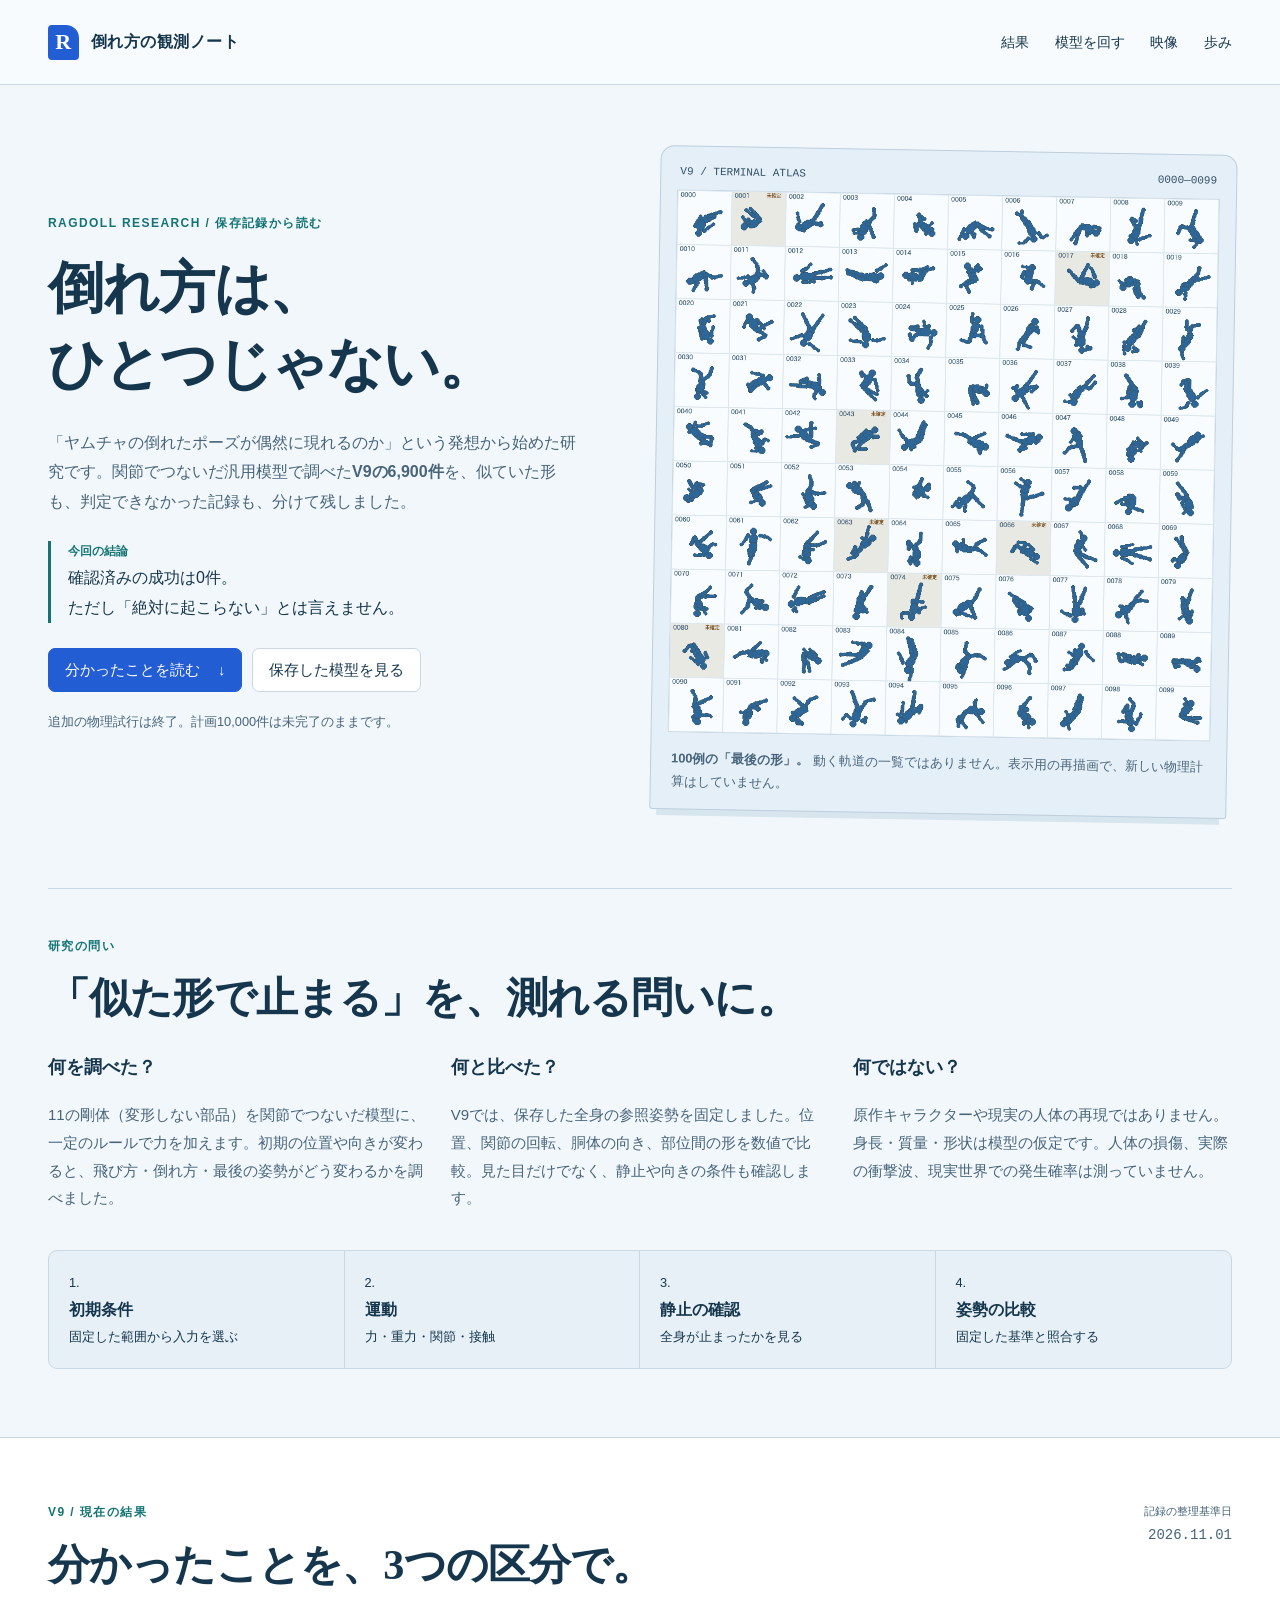
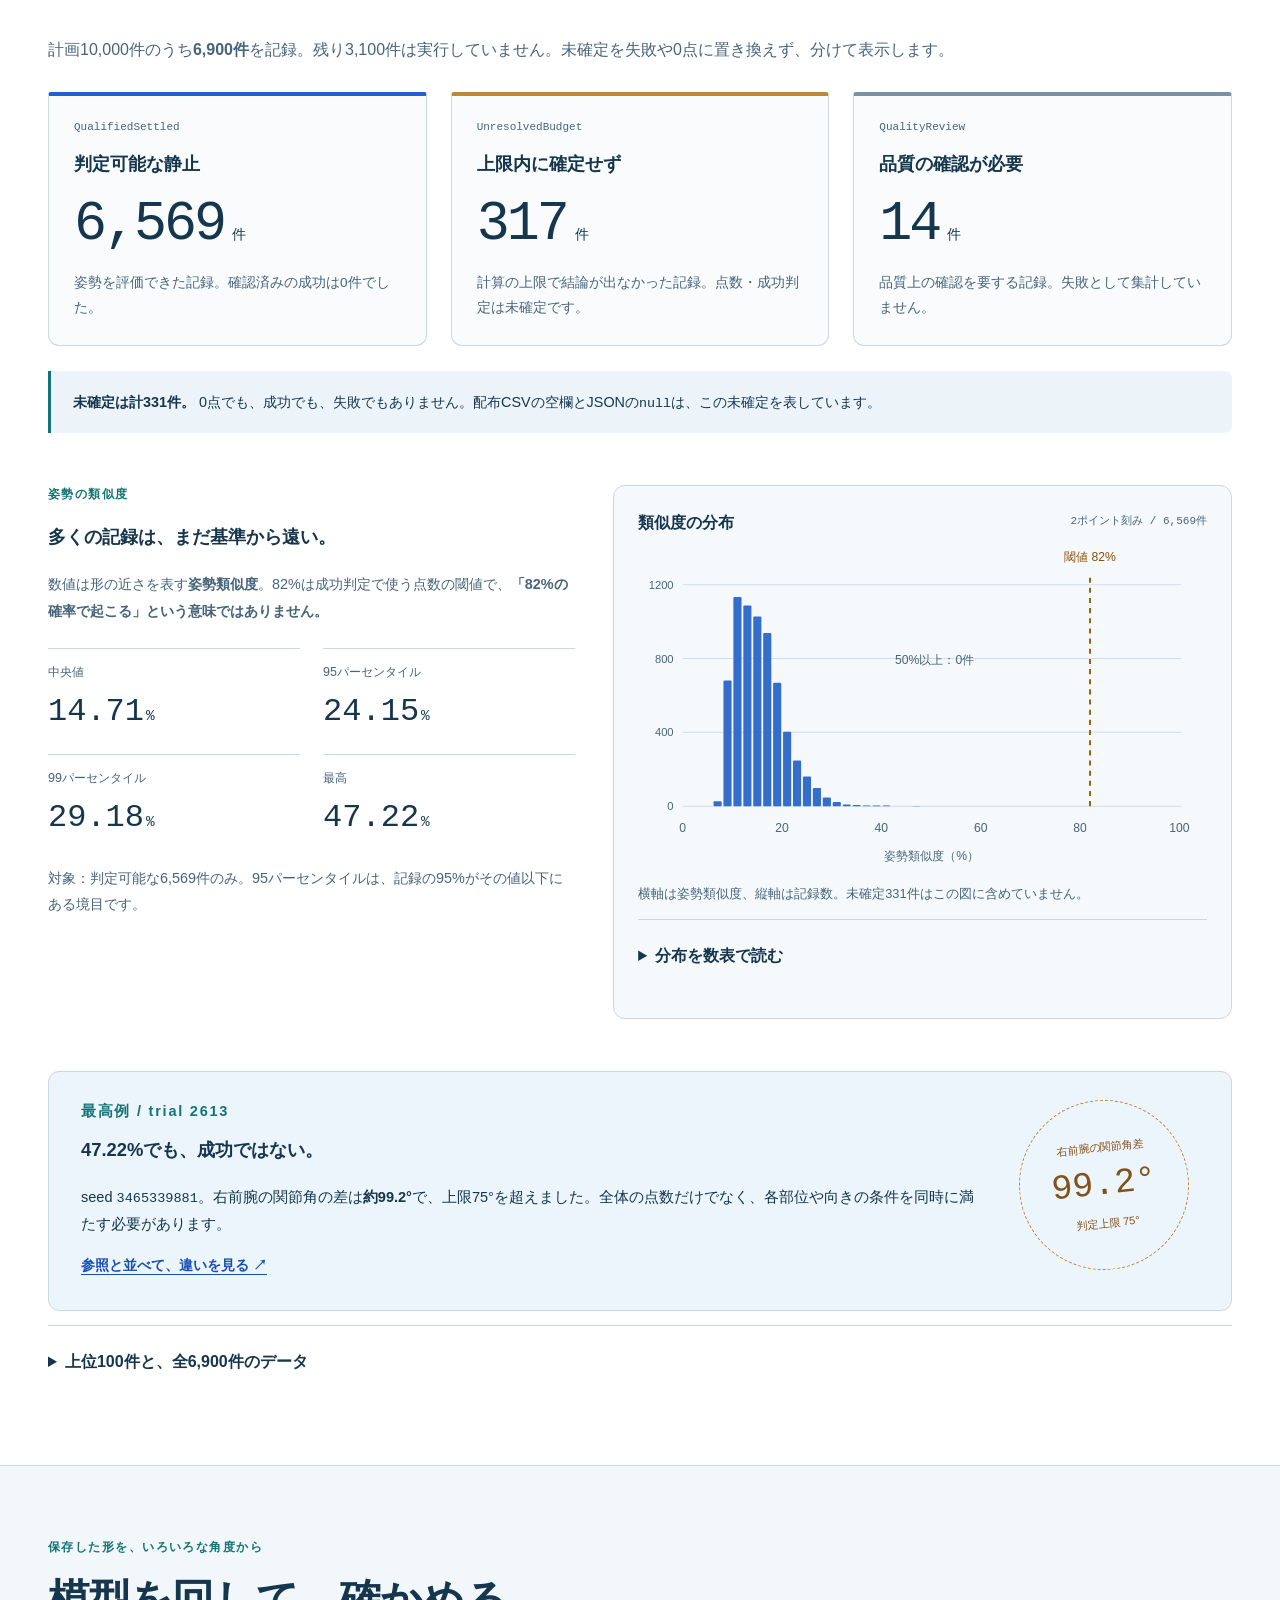
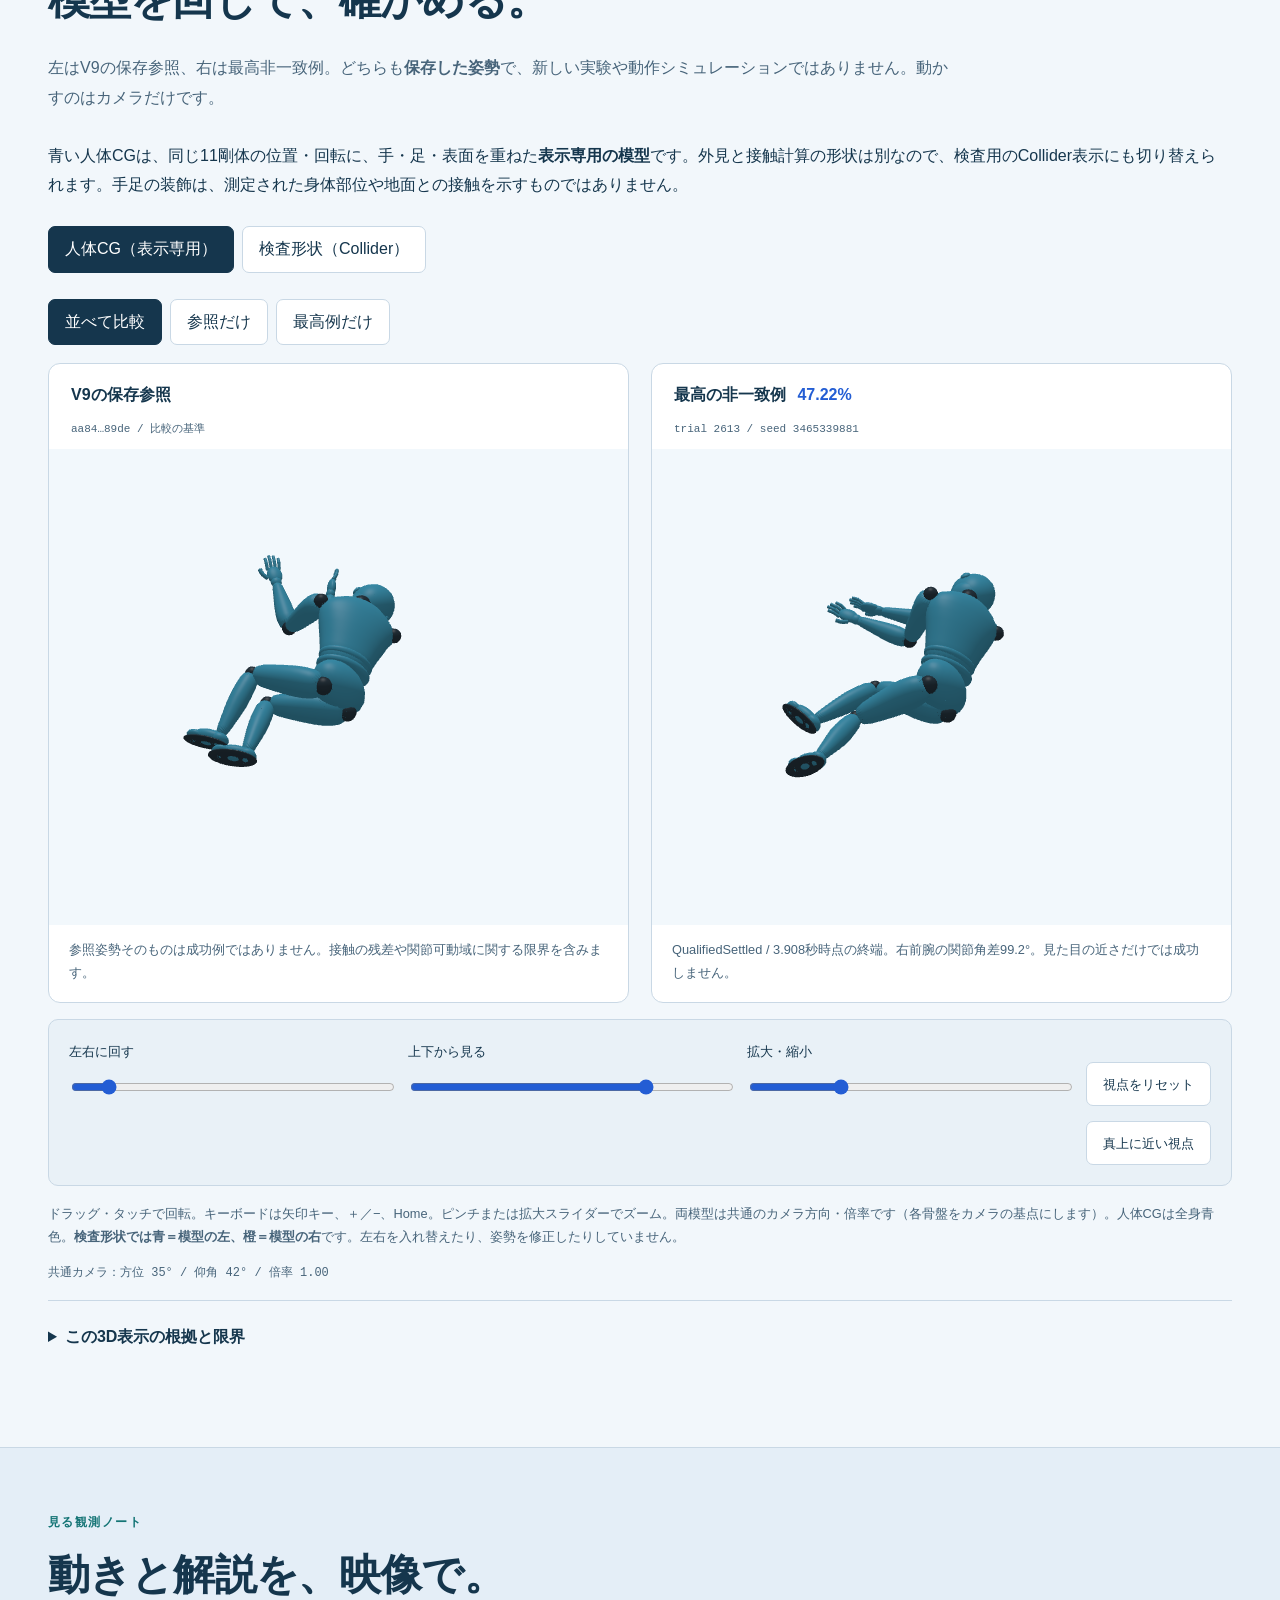
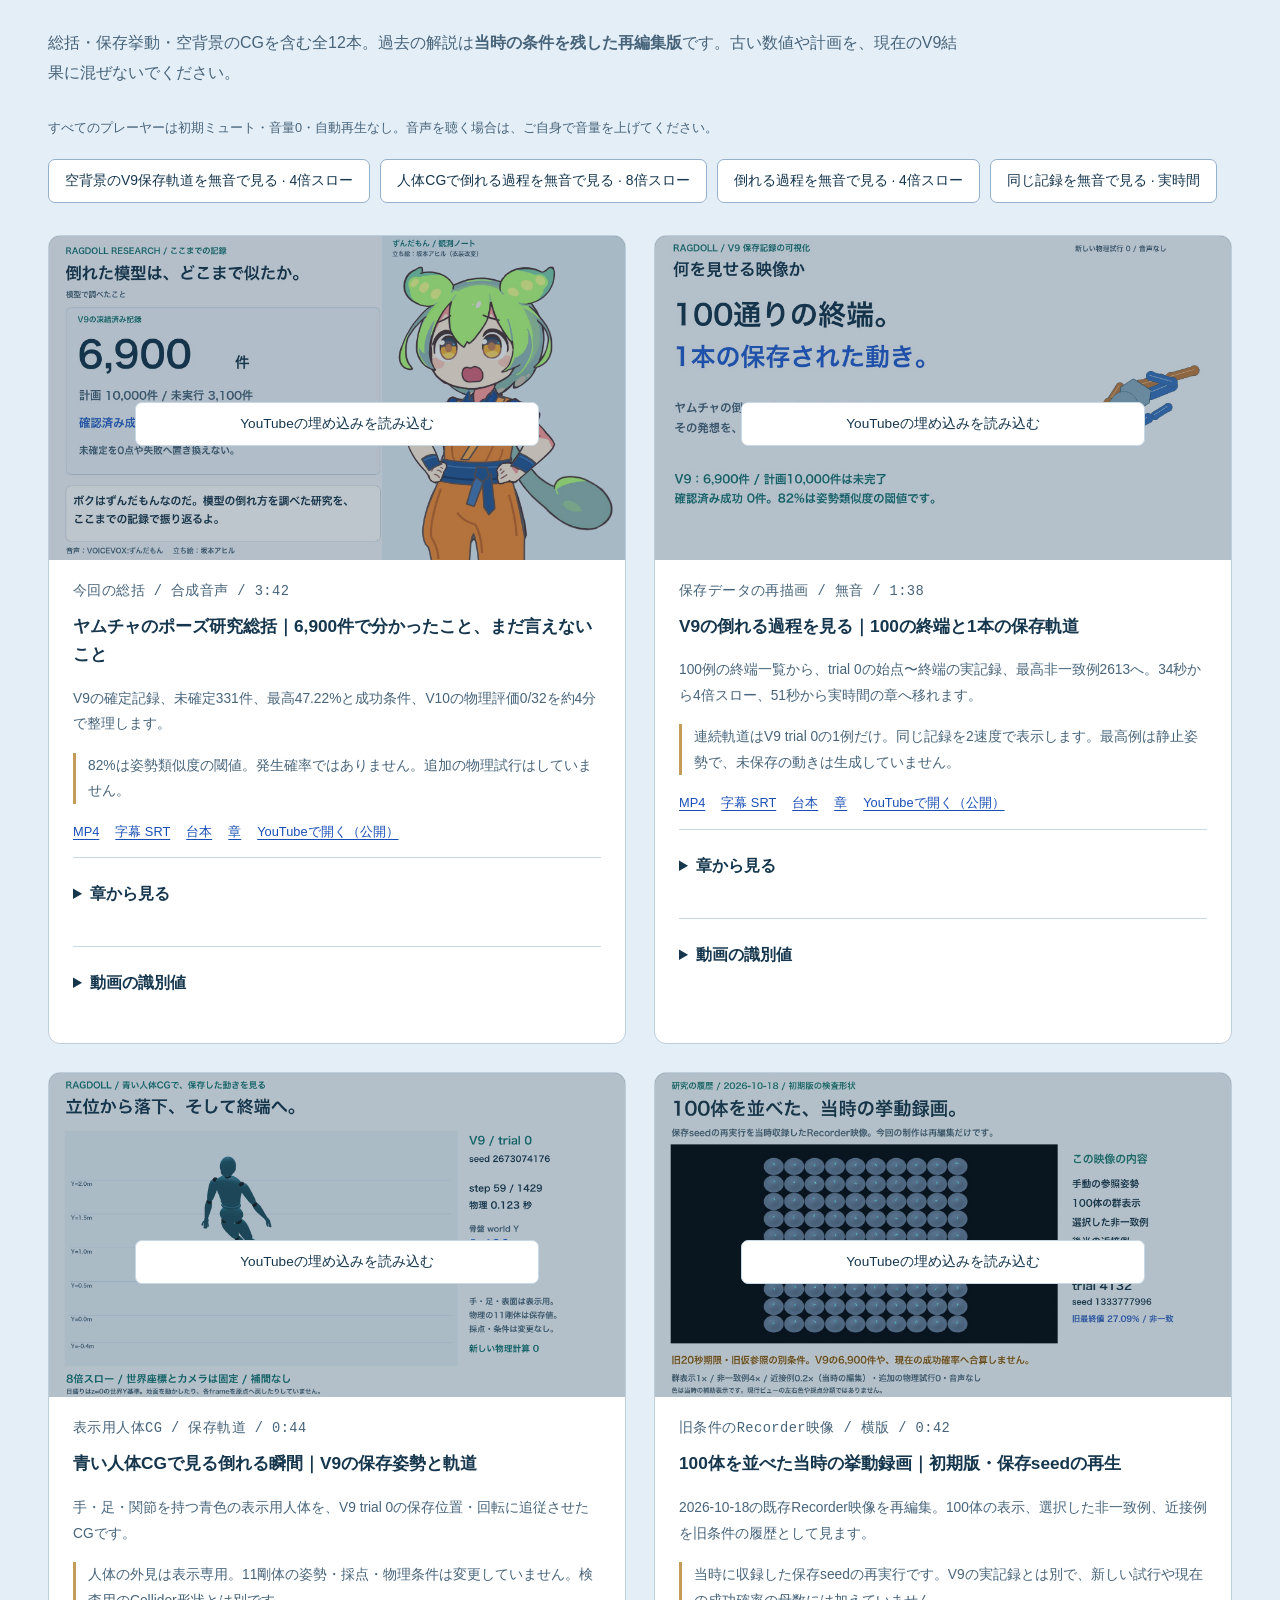
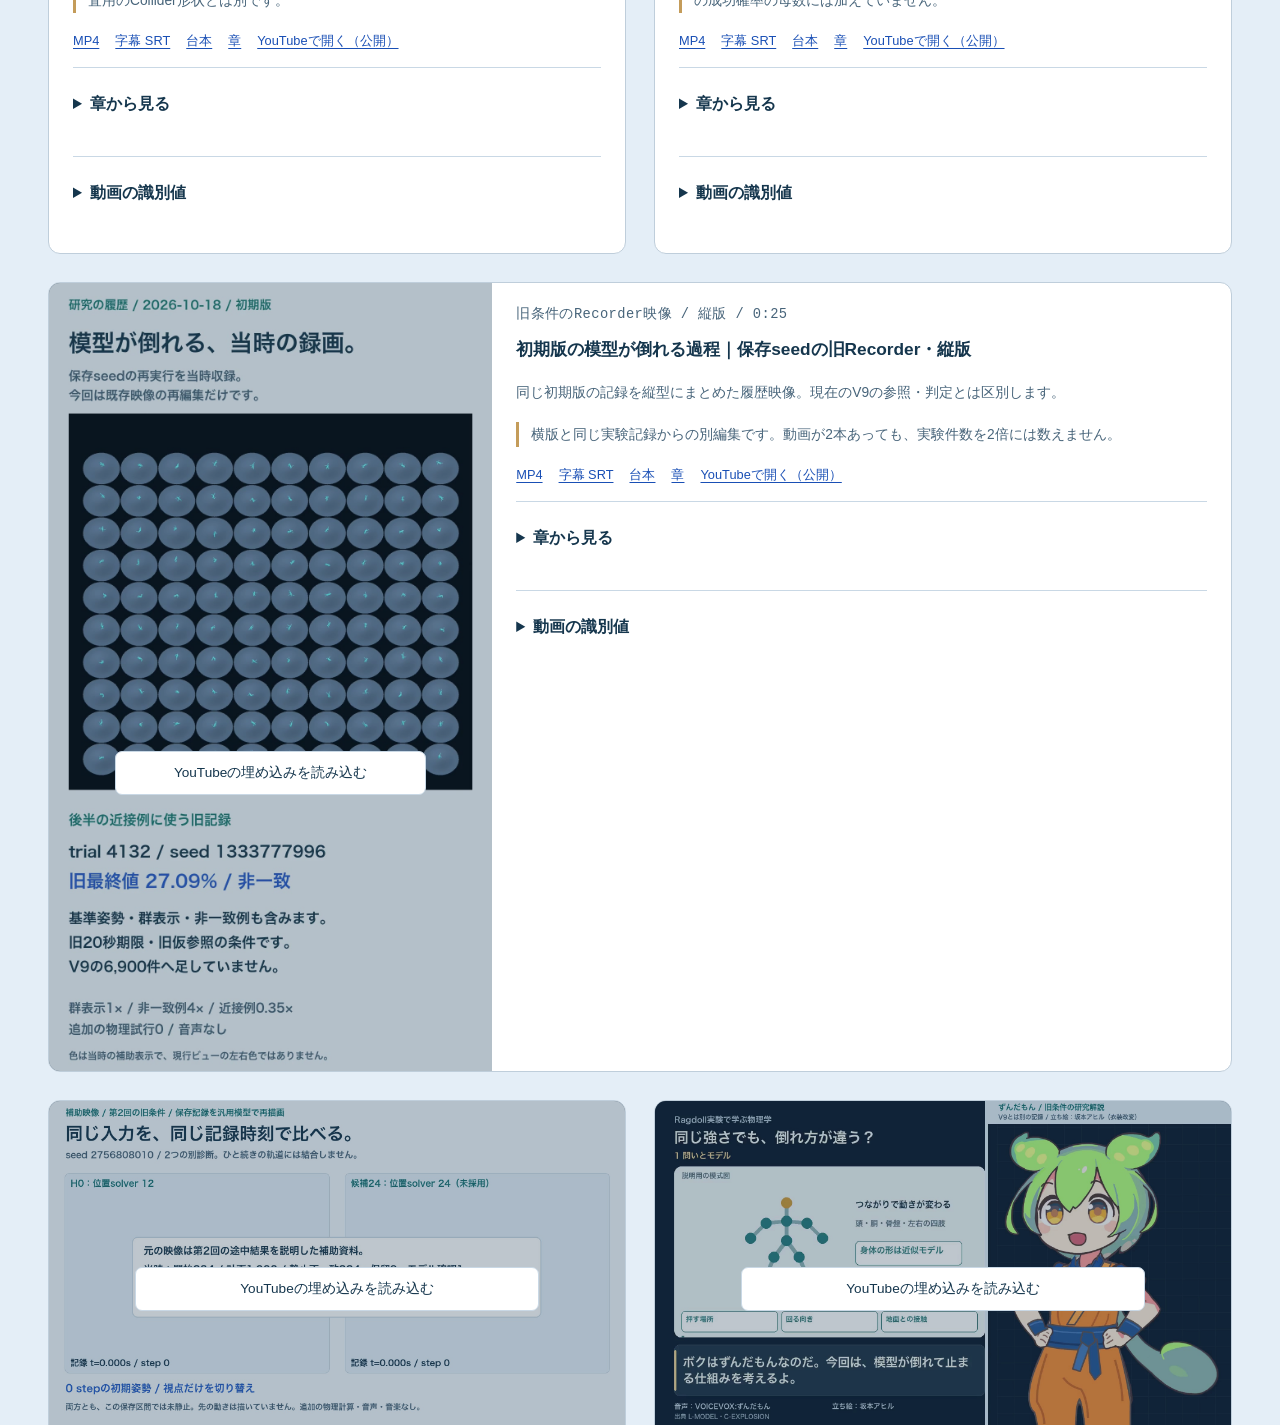
<file: index.html>
<!doctype html>
<html lang="ja">
<head>
  <meta charset="utf-8">
  <meta name="viewport" content="width=device-width, initial-scale=1">
  <meta name="description" content="Ragdoll研究の保存記録を解説。V9は6,900件、確認済み成功0件。未確定を別に扱い、保存姿勢の360度表示と挙動映像で成果と限界を紹介します。">
  <meta name="color-scheme" content="light">
  <meta http-equiv="Content-Security-Policy" content="default-src 'self'; script-src 'self' https://www.youtube.com https://s.ytimg.com; style-src 'self'; img-src 'self' data:; media-src 'self'; connect-src 'self'; frame-src https://www.youtube-nocookie.com https://www.youtube.com; object-src 'none'; base-uri 'none'; form-action 'none'">
  <title>倒れ方の観測ノート｜Ragdoll研究の結果</title>
  <link rel="icon" href="assets/mark.svg" type="image/svg+xml">
  <link rel="stylesheet" href="style.css">
  <script src="geometry.js" defer></script>
  <script src="blue-human.js" defer></script>
  <script src="pose-viewer.js" defer></script>
  <script src="app.js" defer></script>
</head>
<body>
  <a class="skip-link" href="#main">本文へ</a>
  <header class="site-header">
    <a class="wordmark" href="#main"><span class="mark" aria-hidden="true">R</span>倒れ方の観測ノート</a>
    <nav aria-label="ページ内の案内">
      <a href="#results">結果</a><a href="#poses">模型を回す</a><a href="#films">映像</a><a href="#history">歩み</a>
    </nav>
  </header>
  <main id="main">
    <section class="hero section-wrap" aria-labelledby="hero-title">
      <div class="hero-copy">
        <p class="eyebrow">RAGDOLL RESEARCH / 保存記録から読む</p>
        <h1 id="hero-title">倒れ方は、<br>ひとつじゃない。</h1>
        <p class="hero-intro">「ヤムチャの倒れたポーズが偶然に現れるのか」という発想から始めた研究です。関節でつないだ汎用模型で調べた<strong>V9の6,900件</strong>を、似ていた形も、判定できなかった記録も、分けて残しました。</p>
        <p class="hero-conclusion"><span>今回の結論</span> 確認済みの成功は0件。<br>ただし「絶対に起こらない」とは言えません。</p>
        <div class="hero-actions"><a class="button primary" href="#results">分かったことを読む <span aria-hidden="true">↓</span></a><a class="button" href="#poses">保存した模型を見る</a></div>
        <p class="small">追加の物理試行は終了。計画10,000件は未完了のままです。</p>
      </div>
      <figure class="specimen">
        <div class="specimen-label"><span>V9 / TERMINAL ATLAS</span><span>0000—0099</span></div>
        <img src="assets/terminal-atlas.png" width="1000" height="1000" alt="V9 trial 0から99の保存終端姿勢100例を、汎用の関節模型で再描画した標本一覧">
        <figcaption><strong>100例の「最後の形」。</strong> 動く軌道の一覧ではありません。表示用の再描画で、新しい物理計算はしていません。</figcaption>
      </figure>
    </section>

    <div id="data-error" class="section-wrap error-box" role="alert" hidden></div>
    <noscript><p class="section-wrap note">このページの本文はそのまま読めます。表の検索・3D操作・動画一覧にはJavaScriptが必要です。<a href="data/summary.json">集計データ</a>と<a href="data/trials.csv">全6,900件のCSV</a>からも結果を確認できます。</p></noscript>

    <section class="section-wrap method-section" aria-labelledby="question-title">
      <div class="section-heading"><p class="eyebrow">研究の問い</p><h2 id="question-title">「似た形で止まる」を、測れる問いに。</h2></div>
      <div class="method-grid">
        <div><h3>何を調べた？</h3><p>11の剛体（変形しない部品）を関節でつないだ模型に、一定のルールで力を加えます。初期の位置や向きが変わると、飛び方・倒れ方・最後の姿勢がどう変わるかを調べました。</p></div>
        <div><h3>何と比べた？</h3><p>V9では、保存した全身の参照姿勢を固定しました。位置、関節の回転、胴体の向き、部位間の形を数値で比較。見た目だけでなく、静止や向きの条件も確認します。</p></div>
        <div><h3>何ではない？</h3><p>原作キャラクターや現実の人体の再現ではありません。身長・質量・形状は模型の仮定です。人体の損傷、実際の衝撃波、現実世界での発生確率は測っていません。</p></div>
      </div>
      <ol class="method-strip" aria-label="実験の流れ">
        <li><span>初期条件</span>固定した範囲から入力を選ぶ</li>
        <li><span>運動</span>力・重力・関節・接触</li>
        <li><span>静止の確認</span>全身が止まったかを見る</li>
        <li><span>姿勢の比較</span>固定した基準と照合する</li>
      </ol>
    </section>

    <section id="results" class="results-section" aria-labelledby="results-title">
      <div class="section-wrap">
        <div class="section-heading spread"><div><p class="eyebrow">V9 / 現在の結果</p><h2 id="results-title">分かったことを、<br class="mobile-break">3つの区分で。</h2></div><p class="date-tag">記録の整理基準日<br><time datetime="2026-11-01">2026.11.01</time></p></div>
        <p class="section-lead">計画10,000件のうち<strong>6,900件</strong>を記録。残り3,100件は実行していません。未確定を失敗や0点に置き換えず、分けて表示します。</p>
        <div class="status-cards">
          <article class="status-card qualified"><p class="status-code">QualifiedSettled</p><h3>判定可能な静止</h3><p class="stat">6,569<span>件</span></p><p>姿勢を評価できた記録。確認済みの成功は0件でした。</p></article>
          <article class="status-card unresolved"><p class="status-code">UnresolvedBudget</p><h3>上限内に確定せず</h3><p class="stat">317<span>件</span></p><p>計算の上限で結論が出なかった記録。点数・成功判定は未確定です。</p></article>
          <article class="status-card review"><p class="status-code">QualityReview</p><h3>品質の確認が必要</h3><p class="stat">14<span>件</span></p><p>品質上の確認を要する記録。失敗として集計していません。</p></article>
        </div>
        <p class="note"><strong>未確定は計331件。</strong> 0点でも、成功でも、失敗でもありません。配布CSVの空欄とJSONの<code>null</code>は、この未確定を表しています。</p>

        <div class="distribution-grid">
          <div>
            <p class="eyebrow">姿勢の類似度</p><h3>多くの記録は、まだ基準から遠い。</h3>
            <p>数値は形の近さを表す<strong>姿勢類似度</strong>。82%は成功判定で使う点数の閾値で、<strong>「82%の確率で起こる」という意味ではありません。</strong></p>
            <dl class="quantiles">
              <div><dt>中央値</dt><dd>14.71<span>%</span></dd></div>
              <div><dt>95パーセンタイル</dt><dd>24.15<span>%</span></dd></div>
              <div><dt>99パーセンタイル</dt><dd>29.18<span>%</span></dd></div>
              <div><dt>最高</dt><dd>47.22<span>%</span></dd></div>
            </dl>
            <p class="small">対象：判定可能な6,569件のみ。95パーセンタイルは、記録の95%がその値以下にある境目です。</p>
          </div>
          <figure class="chart-panel"><div class="chart-heading"><h3>類似度の分布</h3><span>2ポイント刻み / 6,569件</span></div><div id="histogram" aria-label="判定可能な記録の姿勢類似度分布"></div><figcaption>横軸は姿勢類似度、縦軸は記録数。未確定331件はこの図に含めていません。</figcaption><details><summary>分布を数表で読む</summary><table class="compact-table"><caption>2ポイント幅ごとの記録数</caption><thead><tr><th>類似度</th><th>件数</th></tr></thead><tbody id="histogram-table"></tbody></table></details></figure>
        </div>
        <article class="best-callout">
          <div><p class="eyebrow">最高例 / trial 2613</p><h3>47.22%でも、成功ではない。</h3><p>seed <code>3465339881</code>。右前腕の関節角の差は<strong>約99.2°</strong>で、上限75°を超えました。全体の点数だけでなく、各部位や向きの条件を同時に満たす必要があります。</p><a class="text-link" href="#poses">参照と並べて、違いを見る <span aria-hidden="true">↗</span></a></div>
          <p class="angle-stamp"><span>右前腕の関節角差</span><strong>99.2°</strong><span>判定上限 75°</span></p>
        </article>
        <details class="data-details"><summary>上位100件と、全6,900件のデータ</summary>
          <p>上位表は判定可能な記録の類似度順です。seedは入力を識別するための乱数の出発点で、seedだけでモデルや設定を再現できるわけではありません。</p>
          <div class="table-tools"><label for="trial-search">trial番号・seedで絞り込み <input id="trial-search" type="search" placeholder="例：2613" autocomplete="off"></label><p id="table-count" role="status"></p><a href="data/top100.csv" download>上位100件 CSV</a><a href="data/trials.csv" download>全6,900件 CSV</a></div>
          <div class="table-scroll" tabindex="0" aria-label="上位結果の表。横方向にスクロールできます"><table><caption>V9 上位100件 / すべて非一致</caption><thead><tr><th scope="col">順位</th><th scope="col">trial</th><th scope="col">seed</th><th scope="col">類似度</th><th scope="col">状態</th></tr></thead><tbody id="top-results"></tbody></table></div>
          <p id="table-empty" hidden>一致するtrial・seedはありません。</p>
        </details>
      </div>
    </section>

    <section id="poses" class="section-wrap pose-section" aria-labelledby="poses-title">
      <div class="section-heading"><p class="eyebrow">保存した形を、いろいろな角度から</p><h2 id="poses-title">模型を回して、確かめる。</h2></div>
      <p class="section-lead">左はV9の保存参照、右は最高非一致例。どちらも<strong>保存した姿勢</strong>で、新しい実験や動作シミュレーションではありません。動かすのはカメラだけです。</p>
      <p>青い人体CGは、同じ11剛体の位置・回転に、手・足・表面を重ねた<strong>表示専用の模型</strong>です。外見と接触計算の形状は別なので、検査用のCollider表示にも切り替えられます。手足の装飾は、測定された身体部位や地面との接触を示すものではありません。</p>
      <div class="pose-toolbar" role="group" aria-label="人体CGと検査形状を切り替える">
        <button type="button" data-render-style="human" aria-pressed="true">人体CG（表示専用）</button>
        <button type="button" data-render-style="collider" aria-pressed="false">検査形状（Collider）</button>
      </div>
      <div class="pose-toolbar" role="group" aria-label="模型の表示方法">
        <button type="button" data-pose-mode="compare" aria-pressed="true">並べて比較</button><button type="button" data-pose-mode="reference" aria-pressed="false">参照だけ</button><button type="button" data-pose-mode="best" aria-pressed="false">最高例だけ</button>
      </div>
      <p id="pose-error" class="note" role="status" hidden></p>
      <div class="pose-panels" id="pose-panels">
        <figure class="pose-card" data-pose="reference"><div class="pose-label"><h3>V9の保存参照</h3><span>aa84…89de / 比較の基準</span></div><canvas id="reference-canvas" tabindex="0" role="img" aria-label="保存参照姿勢の360度模型。ドラッグまたは矢印キーでカメラを回転。プラス・マイナスで拡大縮小。Homeでリセット。" aria-describedby="pose-help"></canvas><img class="pose-fallback" src="assets/reference-pose.png" width="900" height="740" alt="V9保存参照姿勢の汎用模型・静止画" hidden><figcaption>参照姿勢そのものは成功例ではありません。接触の残差や関節可動域に関する限界を含みます。</figcaption></figure>
        <figure class="pose-card" data-pose="best"><div class="pose-label"><h3>最高の非一致例 <strong>47.22%</strong></h3><span>trial 2613 / seed 3465339881</span></div><canvas id="best-canvas" tabindex="0" role="img" aria-label="V9 trial 2613の360度模型。ドラッグまたは矢印キーで共通カメラを回転。プラス・マイナスで拡大縮小。Homeでリセット。" aria-describedby="pose-help"></canvas><img class="pose-fallback" src="assets/best-pose.png" width="900" height="740" alt="trial 2613の保存終端姿勢・汎用模型の静止画" hidden><figcaption>QualifiedSettled / 3.908秒時点の終端。右前腕の関節角差99.2°。見た目の近さだけでは成功しません。</figcaption></figure>
      </div>
      <div id="camera-controls" class="camera-controls">
        <label for="camera-yaw">左右に回す <input id="camera-yaw" type="range" min="0" max="360" value="35" step="1"></label>
        <label for="camera-elevation">上下から見る <input id="camera-elevation" type="range" min="-80" max="85" value="42" step="1"></label>
        <label for="camera-zoom">拡大・縮小 <input id="camera-zoom" type="range" min="0.7" max="1.8" value="1" step="0.05"></label>
        <button type="button" id="camera-reset">視点をリセット</button><button type="button" id="camera-top">真上に近い視点</button>
      </div>
      <p id="pose-help" class="small">ドラッグ・タッチで回転。キーボードは矢印キー、＋／−、Home。ピンチまたは拡大スライダーでズーム。両模型は共通のカメラ方向・倍率です（各骨盤をカメラの基点にします）。人体CGは全身青色。<strong>検査形状では青＝模型の左、橙＝模型の右</strong>です。左右を入れ替えたり、姿勢を修正したりしていません。</p>
      <p id="camera-readout" class="camera-readout" role="status" aria-live="polite"></p>
      <details><summary>この3D表示の根拠と限界</summary><p>元のworld位置・Quaternion（3Dの向きを表す数値）・Collider（接触計算に使う形状）から描画します。Unityの座標X,Y,Zは、表示の際にX,Y,−Zへ一度だけ変換。骨盤基準のカメラ移動は、部位の位置・回転やスコアを変えません。地面の見た目から接触品質を判断しないよう、このビューには地形を表示していません。</p><p>aa84は固定した参照データのSHA-256先頭です。基準の姿勢は、原作と校正済みの正解でも、どんな条件でも安定して保てるという証拠でもありません。</p><a href="data/poses.json" download>表示用の保存姿勢データ</a></details>
    </section>

    <section id="films" class="films-section" aria-labelledby="films-title"><div class="section-wrap">
      <div class="section-heading"><p class="eyebrow">見る観測ノート</p><h2 id="films-title">動きと解説を、映像で。</h2></div>
      <p class="section-lead">総括・保存挙動・空背景のCGを含む全12本。過去の解説は<strong>当時の条件を残した再編集版</strong>です。古い数値や計画を、現在のV9結果に混ぜないでください。</p>
      <p class="small">すべてのプレーヤーは初期ミュート・音量0・自動再生なし。音声を聴く場合は、ご自身で音量を上げてください。</p>
      <div class="film-shortcuts" role="group" aria-label="倒れる過程へ移動">
        <button type="button" data-seek-video="sky-saved-data-cg" data-seek-time="9" disabled>空背景のV9保存軌道を無音で見る · 4倍スロー</button>
        <button type="button" data-seek-video="human-cg" data-seek-time="4" disabled>人体CGで倒れる過程を無音で見る · 8倍スロー</button>
        <button type="button" data-seek-video="v9-behavior" data-seek-time="34">倒れる過程を無音で見る · 4倍スロー</button>
        <button type="button" data-seek-video="v9-behavior" data-seek-time="51">同じ記録を無音で見る · 実時間</button>
      </div>
      <div id="video-list" class="video-list" aria-live="polite"></div>
    </div></section>

    <section id="history" class="section-wrap" aria-labelledby="history-title">
      <div class="section-heading"><p class="eyebrow">研究の歩み</p><h2 id="history-title">試行が増えても、<br class="mobile-break">条件はひとつではない。</h2></div>
      <p class="section-lead">主要3実験系で確認した<strong>のべ入力記録は19,900件</strong>。これはV5の中断等も含む台帳数で、独立した物理評価数や、再生できる軌道の数ではありません。研究全履歴の総数も意味しません。</p>
      <div class="history-list">
        <article><span class="version-label">初期</span><div><h3>物理・数学・実験手順を整理</h3><p>初期の20秒期限・旧仮参照によるRecorder映像も残っています。これはV5/V7/V9の主要3系列とは別の履歴です。第2回の適応探索や小さな対照診断とともに、当時の計画・判定ルールを現在の集計へ混ぜずに示します。</p></div></article>
        <article><span class="version-label">V5</span><div><h3>固定10,000入力の台帳</h3><p>旧仮参照での記録。判定可能な非一致9,652、上限による未確定341、中断6、計測エラー1。V9とは参照や条件が違います。</p></div></article>
        <article><span class="version-label">V6</span><div><h3>近い形を、そのまま保てるか</h3><p>手動の保存配置を使う保持診断へ。初期配置で停止した段階と、その後の13配置＋対照1解放の記録は別です。偶然の発生確率の標本ではありません。</p></div></article>
        <article><span class="version-label">V7</span><div><h3>3つの入力条件を、各1,000件</h3><p>群ごとの非一致は964・964・967件、未確定は36・36・33件。合計3,000入力ですが、群を混ぜた確率は出しません。</p></div></article>
        <article><span class="version-label">V9</span><div><h3>全身の参照を固定し、6,900件まで</h3><p>aa84保存参照を採用したこのページの主集計。最高47.22%、確認済み成功0。計画10,000件には達していません。</p></div></article>
        <article><span class="version-label">V10</span><div><h3>改良と起動試行まで。物理評価は0/32</h3><p>実装・監視を改良しましたが、予定した32件の評価は未開始。OSプロセス監視の問題による停止を、物理現象の失敗とは扱いません。追加試行は行いません。</p></div></article>
      </div>
    </section>

    <section class="limits-section" aria-labelledby="limits-title"><div class="section-wrap">
      <div class="section-heading"><p class="eyebrow">限界と訂正</p><h2 id="limits-title">「分からない」を、残す。</h2></div>
      <div class="limits-grid">
        <article><h3>成功0件は、発生確率0%ではない</h3><p>有限の、しかも未完了の試行です。未確定な記録もあります。条件を変えた全ての可能性や、現実の人間の動きを否定できません。</p></article>
        <article><h3>静止の区分は、非重なりの保証ではなかった</h3><p>QualifiedSettledは終端の直接衝突queryが全て非重なりという条件ではありませんでした。この同一視を訂正します。元の状態区分は変更していません。</p><p>全直接queryが非重なりの部分集合は6,569件中331件、最高28.69%。<strong>未確定の331件とは別の集合</strong>です。最高47.22%例にも床約0.494mm・部位間約0.0278mmのquery深度が残っています。</p></article>
        <article><h3>全ての試行に、全ての動きは残っていない</h3><p>V9の終端記録は6,900件。一方、全ステップの姿勢を保存した連続軌道はtrial 0の1件だけです。最高例を含む残りは初期・終端・異常時の姿勢と品質要約。未保存区間を生成して実測のようには見せません。</p></article>
        <article><h3>高得点と、物理的な妥当性は別</h3><p>数式上の目標を満たせば、その形が必ず現れるとは限りません。関節や接触、静止、全身の向きは別に確かめる必要があります。V10ではその物理評価にまだ入れていません。</p></article>
      </div>
      <details class="formula"><summary>採点式と、判定条件の詳細</summary>
        <p>正規化した誤差の重み付き平均を <code>E</code> として、姿勢類似度は <code>S = exp(−E)</code> です。四つの点数を単純に平均する方法ではありません。</p>
        <pre>E ≈ 0.35 × 位置RMSE / 0.12
  + 0.35 × 関節RMSE / 40°
  + 0.15 × 胴体重力方向誤差 / 45°
  + 0.15 × 形状RMSE / 0.10</pre>
        <p>位置・形状は基準長1.83mで正規化されています。係数の厳密値は保存されたfloat値で、式は読みやすい近似表記です。82%には <code>E ≤ 約0.198451</code> が必要です。全身の静止、最大部位誤差、各面の向き、品質等の別条件も残ります。</p>
        <p>最高例の関節角差99.2°は「参照との回転差」であり、肘の曲げ量そのものでも、可動域を99.2°超過したという意味でもありません。</p>
        <a href="data/summary.json">厳密な係数と集計値 JSON</a>
      </details>
    </div></section>

    <section id="references" class="section-wrap references" aria-labelledby="references-title">
      <div class="section-heading"><p class="eyebrow">根拠とクレジット</p><h2 id="references-title">数字と表現を、たどれるように。</h2></div>
      <div class="reference-grid">
        <div><h3>この研究の保存資料</h3><p>集計はV9の凍結済み台帳と、その保存解析から抽出しました。原データの私的な運用情報は配布していません。公開用データには、必要な数値・seed・状態・姿勢だけを含めています。</p><ul><li><a href="data/sources.json">参照した保存資料名とSHA-256</a></li><li><a href="data/trials.csv">全6,900件の結果 CSV</a></li><li><a href="data/history.json">版別の確認件数 JSON</a></li><li><a href="data/v9-trial0-motion.json">trial 0の全1,430保存フレーム JSON</a></li><li><a href="data/videos.json">動画・字幕・章の一覧 JSON</a></li></ul><p class="small">hashは同じファイルかを確かめる識別値で、測定の正しさや権利の許諾を証明するものではありません。</p></div>
        <div><h3>方法を知るための公式資料</h3><ul><li><a href="https://docs.unity3d.com/6000.0/Documentation/ScriptReference/Rigidbody.AddExplosionForce.html">Unity 6：Rigidbody.AddExplosionForce</a></li><li><a href="https://docs.unity3d.com/6000.0/Documentation/Manual/RagdollStability.html">Unity 6：Joint and Ragdoll stability</a></li><li><a href="https://docs.unity3d.com/6000.0/Documentation/ScriptReference/Physics.ComputePenetration.html">Unity 6：Physics.ComputePenetration</a></li><li><a href="https://openstax.org/books/university-physics-volume-1/pages/9-2-impulse-and-collisions">OpenStax：Impulse and Collisions</a></li></ul><p>公式文書は手法の説明です。この研究の実行結果や模型の妥当性を保証するものではありません。</p></div>
        <div><h3>映像・音声</h3><p><strong>音声：VOICEVOX:ずんだもん</strong><br>過去の対話解説：VOICEVOX:四国めたん<br><strong>立ち絵：坂本アヒル</strong><br>ずんだもんV3.2基本版の衣装を改変。数学・実験方法の解説では髪型も改変しています。髪型・発光は映像演出で、実験の成功を示すものではありません。対話の四国めたんは同作者2.1素材で、衣装は変更していません。</p><p>合成音声を使用しています。音声確認の範囲はテキストと波形で、人による聴取承認は行っていません。口の動きは音量同期で、音素同期ではありません。</p><p>過去の対話2作品の音楽：<a href="https://incompetech.com/music/royalty-free/index.html?isrc=USUAN1300012">“Local Forecast - Elevator” — Kevin MacLeod (incompetech.com)</a> / <a href="https://creativecommons.org/licenses/by/4.0/">CC BY 4.0</a>。抜粋、音量調整、ループ接続、ducking、fadeを含む既存mixを継承。</p><p><a href="https://voicevox.hiroshiba.jp/term/">VOICEVOX規約</a> · <a href="https://zunko.jp/guideline.html">キャラクター利用ガイドライン</a> · <a href="https://zunko.jp/con_ongen_kiyaku.html">音源共通規約</a></p></div>
      </div>
      <h3>空背景CGのクレジット</h3>
      <p>空：<a href="https://polyhaven.com/a/kloofendal_48d_partly_cloudy_puresky">Kloofendal 48d Partly Cloudy (Pure Sky)</a> — Poly Haven / <a href="https://polyhaven.com/license">CC0 1.0</a>。</p>
      <p>本研究のプロシージャル表示用モデル：表示用の形状・衣装・髪型です。公式に取得したキャラクターモデルではなく、接触計算の形状とも区別します。</p>
      <p class="small">模型・図表は保存数値から作成した汎用primitive表示、または説明用のオリジナル模式図です。漫画・アニメの元画像、原PSD、音声モデルは含めていません。立ち絵には衣装・髪型の改変を含みます。第三者素材の利用条件は、サイトのコードやデータとは別です。</p>
    </section>
  </main>
  <footer class="site-footer section-wrap"><span>Ragdoll Research / 観測ノート</span><span>目標未到達も、未確定も、研究の記録。</span><a href="#main">ページの先頭へ ↑</a></footer>
</body>
</html>
</file>
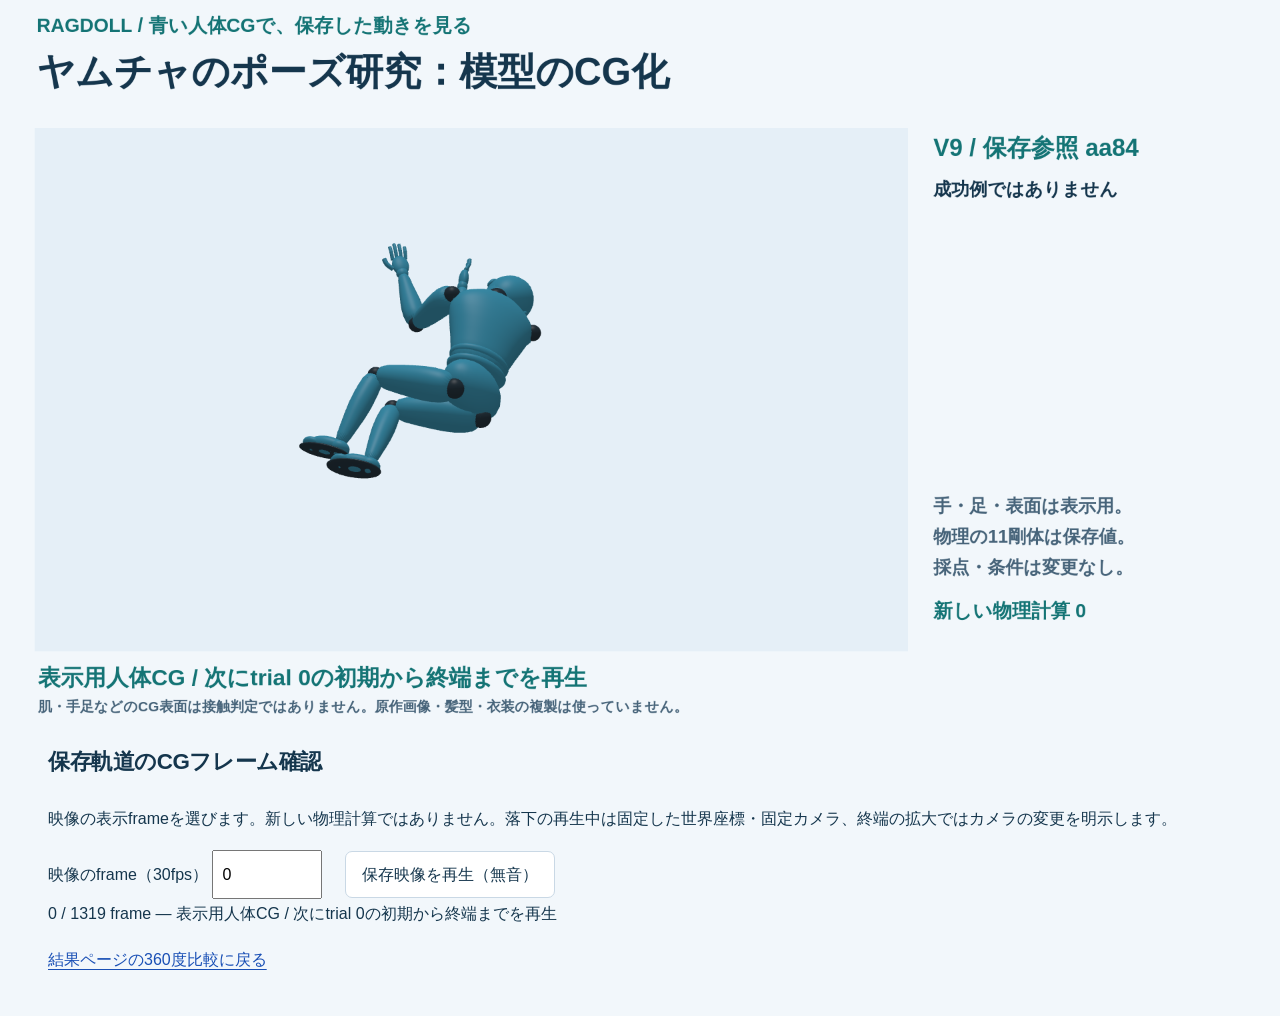
<file: cg-replay.html>
<!doctype html>
<html lang="ja">
<head>
  <meta charset="utf-8">
  <meta name="viewport" content="width=device-width, initial-scale=1">
  <meta http-equiv="Content-Security-Policy" content="default-src 'self'; script-src 'self'; style-src 'self'; connect-src 'self'; img-src 'self' data:; object-src 'none'; base-uri 'none'">
  <title>保存軌道の人体CG再生｜Ragdoll研究</title>
  <link rel="icon" href="assets/mark.svg">
  <link rel="stylesheet" href="style.css">
  <script src="geometry.js" defer></script>
  <script src="blue-human.js" defer></script>
  <script src="cg-replay.js" defer></script>
</head>
<body class="cg-replay-page">
  <main>
    <canvas id="cg-film" width="1920" height="1080" aria-label="V9の保存位置と回転を用いた表示専用人体CG"></canvas>
    <div class="section-wrap cg-controls">
      <h1>保存軌道のCGフレーム確認</h1>
      <p>映像の表示frameを選びます。新しい物理計算ではありません。落下の再生中は固定した世界座標・固定カメラ、終端の拡大ではカメラの変更を明示します。</p>
      <label for="export-frame">映像のframe（30fps）
        <input id="export-frame" type="number" min="0" max="1319" step="1" value="0">
      </label>
      <button id="cg-play" type="button">保存映像を再生（無音）</button>
      <p id="cg-state" role="status"></p>
      <p><a href="index.html#poses">結果ページの360度比較に戻る</a></p>
    </div>
    <p id="cg-error" class="error-box" role="alert" hidden></p>
  </main>
</body>
</html>
</file>
<file: style.css>
:root {
  --paper: #f2f7fb; --ink: #15364d; --muted: #47647a; --blue: #235dd4;
  --teal: #147475; --amber: #965800; --line: #c9d8e5; --white: #fff;
  --serif: "Hiragino Mincho ProN", "Yu Mincho", "Noto Serif CJK JP", serif;
  --body: "Hiragino Kaku Gothic ProN", "Yu Gothic", "Meiryo", sans-serif;
  --mono: "SFMono-Regular", Consolas, monospace;
}
* { box-sizing: border-box; }
html { scroll-padding-top: 5.5rem; }
body { margin: 0; background: var(--paper); color: var(--ink); font: 16px/1.85 var(--body); -webkit-font-smoothing: antialiased; }
a { color: #194fb5; text-underline-offset: .25em; overflow-wrap: anywhere; }
a:hover { color: #113a82; }
button, input, select { font: inherit; }
button, .button { min-height: 44px; border: 1px solid var(--line); border-radius: 7px; background: var(--white); color: var(--ink); padding: .65rem 1rem; cursor: pointer; line-height: 1.5; }
button:hover, .button:hover { background: #e5eff9; }
button[aria-pressed="true"] { background: var(--ink); color: #fff; border-color: var(--ink); }
button:disabled { cursor: not-allowed; opacity: .55; }
:focus-visible { outline: 3px solid #b96300; outline-offset: 4px; }
[hidden] { display: none !important; }
img, video, canvas { max-width: 100%; }
figure { margin: 0; }
h1, h2, h3, p { margin-top: 0; }
h1, h2 { font-family: var(--serif); font-weight: 600; letter-spacing: -.02em; }
h1 { font-size: clamp(2rem, 4.4vw, 4.2rem); line-height: 1.34; margin-bottom: 1.6rem; }
h2 { font-size: clamp(1.85rem, 3.3vw, 2.85rem); line-height: 1.5; margin-bottom: 1rem; }
h3 { font-size: 1.15rem; line-height: 1.65; }
p { margin-bottom: 1rem; }
strong { font-weight: 700; }
code { font: .93em var(--mono); overflow-wrap: anywhere; }
.section-wrap { width: min(1240px, calc(100% - 96px)); margin-inline: auto; }
.site-header { display: flex; justify-content: space-between; align-items: center; gap: 1.5rem; min-height: 85px; padding: 16px 48px; border-bottom: 1px solid var(--line); background: #f8fbfd; }
.wordmark { display: flex; align-items: center; gap: 12px; color: var(--ink); text-decoration: none; font-weight: 700; letter-spacing: .03em; }
.mark { width: 31px; height: 35px; display: inline-grid; place-items: center; background: var(--blue); color: #fff; border-radius: 4px 13px 4px 4px; font: 700 22px var(--serif); }
nav { display: flex; gap: 1.6rem; font-size: .88rem; }
nav a { color: var(--ink); text-decoration: none; }
.skip-link { position: absolute; top: -100px; left: 10px; padding: 12px; background: white; z-index: 10; }
.skip-link:focus { top: 10px; }
.eyebrow { color: var(--teal); font: 600 12px/1.6 var(--body); letter-spacing: .12em; margin-bottom: 1.1rem; }
.hero { display: grid; grid-template-columns: .97fr 1.03fr; gap: clamp(28px, 5vw, 80px); align-items: center; padding-block: 65px 74px; }
.hero-intro { max-width: 33em; color: var(--muted); }
.hero-conclusion { padding-left: 17px; border-left: 3px solid var(--teal); margin-block: 25px; }
.hero-conclusion > span { display: block; font-size: .74rem; color: var(--teal); font-weight: 700; }
.hero-actions { display: flex; flex-wrap: wrap; gap: 10px; margin-bottom: 18px; }
.button { display: inline-flex; align-items: center; justify-content: space-between; gap: 18px; text-decoration: none; font-size: .92rem; }
.button.primary { background: var(--blue); color: white; border-color: var(--blue); }
.button.primary:hover { background: #164bb5; }
.small, figcaption { font-size: .8rem; line-height: 1.8; color: var(--muted); }
.specimen { background: #e5eff7; border: 1px solid #bdcedd; border-radius: 14px 14px 3px 3px; padding: 16px; box-shadow: 0 13px 0 -7px #d7e5ef; transform: rotate(1deg); }
.specimen-label { display: flex; justify-content: space-between; gap: 15px; font: 11px var(--mono); color: #345169; margin: 3px 3px 12px; }
.specimen img { display: block; width: 100%; height: auto; border: 1px solid var(--line); background: white; }
.specimen figcaption { margin-top: 14px; padding: 0 4px; }
.section-heading { margin-bottom: 1.4rem; }
.section-heading .eyebrow { margin-bottom: .65rem; }
.section-lead { max-width: 57em; color: var(--muted); margin-bottom: 28px; }
.method-section { border-top: 1px solid var(--line); padding-block: 48px 68px; }
.method-grid, .status-cards { display: grid; grid-template-columns: repeat(3, 1fr); gap: 24px; }
.method-grid p { color: var(--muted); font-size: .94rem; }
.method-strip { display: grid; grid-template-columns: repeat(4, 1fr); padding: 0; margin: 22px 0 0; list-style-position: inside; border: 1px solid var(--line); border-radius: 9px; overflow: hidden; background: #e7f0f6; }
.method-strip li { padding: 20px; font-size: .8rem; border-right: 1px solid var(--line); }
.method-strip li:last-child { border: 0; }
.method-strip span { font-weight: 700; font-size: 1rem; display: block; }
.method-strip li::after { display: block; content: ""; }
.results-section { padding-block: 65px; background: #fff; border-block: 1px solid var(--line); }
.spread { display: flex; align-items: start; justify-content: space-between; gap: 20px; }
.date-tag { font: 11px/1.8 var(--mono); color: var(--muted); text-align: right; }
.date-tag time { font-size: 14px; }
.status-card { padding: 25px; border: 1px solid var(--line); border-top-width: 4px; border-radius: 3px 3px 11px 11px; background: #f9fbfd; }
.status-card p:last-child { font-size: .85rem; color: var(--muted); margin-bottom: 0; }
.status-card h3 { margin-bottom: 7px; }
.status-card.qualified { border-top-color: var(--blue); }
.status-card.unresolved { border-top-color: #ba8a3b; }
.status-card.review { border-top-color: #7792a6; }
.status-code { font: 11px var(--mono); color: var(--muted); }
.stat { font: 500 clamp(2.4rem, 4.3vw, 3.8rem)/1.4 var(--mono); letter-spacing: -.055em; margin-bottom: 6px; }
.stat span { font: 14px var(--body); margin-left: 8px; }
.note { padding: 18px 22px; background: #edf4f9; border-left: 3px solid var(--teal); border-radius: 0 7px 7px 0; font-size: .9rem; margin-block: 25px; }
.distribution-grid { display: grid; grid-template-columns: .92fr 1.08fr; gap: 38px; margin-block: 52px; align-items: start; }
.distribution-grid > div > p:not(.eyebrow) { color: var(--muted); font-size: .9rem; }
.quantiles { display: grid; grid-template-columns: 1fr 1fr; gap: 18px 23px; margin-block: 24px; }
.quantiles div { padding-top: 12px; border-top: 1px solid var(--line); }
.quantiles dt { font-size: .78rem; color: var(--muted); }
.quantiles dd { font: 500 2rem/1.5 var(--mono); margin: 4px 0 0; }
.quantiles dd span { font-size: .9rem; margin-left: 2px; }
.chart-panel { background: #f5f9fc; border: 1px solid var(--line); border-radius: 12px; padding: 24px; }
.chart-heading { display: flex; justify-content: space-between; align-items: start; flex-wrap: wrap; gap: 6px; }
.chart-heading h3 { margin-bottom: 0; font-size: 1rem; }
.chart-heading span { font: 11px/2 var(--mono); color: var(--muted); }
#histogram svg { display: block; width: 100%; height: auto; }
.chart-panel figcaption { margin-top: 10px; }
details { border-top: 1px solid var(--line); padding-block: 15px; margin-top: 14px; }
summary { font-weight: 700; cursor: pointer; padding-block: 6px; min-height: 44px; }
details[open] > summary { margin-bottom: 16px; }
.best-callout { display: grid; grid-template-columns: 1fr 180px; gap: 36px; border: 1px solid var(--line); border-radius: 11px; padding: 28px 32px; background: #edf5fc; }
.best-callout p { font-size: .91rem; margin-bottom: 12px; }
.angle-stamp { display: flex; flex-direction: column; justify-content: center; align-items: center; border: 1px dashed #bd8536; border-radius: 50%; width: 170px; height: 170px; transform: rotate(-6deg); align-self: center; color: #83511a; }
.angle-stamp span { font-size: 11px; }
.angle-stamp strong { font: 500 35px/1.6 var(--mono); }
.text-link { font-weight: 700; font-size: .9rem; }
.table-tools { display: flex; flex-wrap: wrap; gap: 16px; align-items: end; font-size: .85rem; margin-bottom: 15px; }
.table-tools label { display: grid; gap: 6px; }
input[type="search"] { width: 240px; max-width: 100%; min-height: 44px; border: 1px solid var(--line); border-radius: 5px; padding: 8px 11px; background: white; color: var(--ink); }
.table-tools p { margin-bottom: 8px; }
.table-scroll { max-height: 480px; overflow: auto; border: 1px solid var(--line); border-radius: 5px; }
table { width: 100%; border-collapse: collapse; font-size: .85rem; }
caption { text-align: left; font-size: .8rem; padding: 10px 12px; color: var(--muted); }
th, td { padding: 9px 14px; border-bottom: 1px solid var(--line); text-align: left; white-space: nowrap; }
th { background: #e8f0f7; font-weight: 600; }
tbody tr:nth-child(even) { background: #f3f7fb; }
.compact-table { margin-top: 10px; }
.pose-section { padding-block: 72px; }
.pose-toolbar { display: flex; gap: 8px; margin: 26px 0 18px; flex-wrap: wrap; }
.pose-panels { display: grid; grid-template-columns: repeat(2, minmax(0, 1fr)); gap: 22px; }
.pose-panels.single { grid-template-columns: minmax(0, 760px); justify-content: center; }
.pose-card { background: #fff; border: 1px solid var(--line); border-radius: 12px; overflow: hidden; }
.pose-label { padding: 18px 22px 8px; }
.pose-label h3 { font-size: 1rem; margin-bottom: 3px; }
.pose-label h3 strong { color: var(--blue); margin-left: 7px; }
.pose-label span { font: 11px/1.7 var(--mono); color: var(--muted); }
.pose-card canvas, .pose-fallback { display: block; width: 100%; aspect-ratio: 900/740; height: auto; touch-action: none; cursor: grab; background: #f4f8fb; }
.pose-card canvas:active { cursor: grabbing; }
.pose-card figcaption { padding: 13px 20px 18px; }
.camera-controls { display: grid; grid-template-columns: 1fr 1fr 1fr auto; gap: 15px; padding: 20px; margin-block: 16px; border: 1px solid var(--line); border-radius: 10px; background: #e9f1f7; align-items: end; }
.camera-controls label { display: grid; gap: 4px; font-size: .8rem; }
input[type="range"] { width: 100%; min-width: 0; accent-color: var(--blue); min-height: 34px; }
.camera-controls button { font-size: .8rem; }
#camera-top { grid-column: 4; }
.camera-readout { font: 12px var(--mono); color: var(--muted); min-height: 20px; }
.films-section { padding-block: 65px; background: #e4eef7; border-block: 1px solid var(--line); }
.video-list { display: grid; grid-template-columns: repeat(2, minmax(0, 1fr)); gap: 28px; margin-top: 32px; }
.film-shortcuts { display: flex; flex-wrap: wrap; gap: 10px; margin-top: 20px; }
.film-shortcuts button { border-color: #94b0ca; font-size: .87rem; }
.video-card { min-width: 0; background: #fff; border: 1px solid #bfcedb; border-radius: 12px; overflow: hidden; }
.video-card.portrait { grid-column: 1 / -1; display: grid; grid-template-columns: minmax(0, .75fr) minmax(0, 1.25fr); }
.video-card.portrait .video-viewport { aspect-ratio: 9 / 16; }
.video-viewport { position: relative; background: #17334c; aspect-ratio: 16 / 9; }
.video-viewport video, .video-viewport iframe { display: block; width: 100%; height: 100%; border: 0; }
.video-viewport video { background: #17334c; object-fit: contain; }
.video-viewport img { display: block; width: 100%; height: 100%; object-fit: contain; opacity: .72; }
.youtube-load { position: absolute; inset: auto 15% 35%; background: white; font-size: .85rem; }
.video-copy { padding: 22px 24px; }
.video-copy h3 { font-size: 1.08rem; }
.video-kind { font: 11px var(--mono); color: var(--teal); margin-bottom: 12px; letter-spacing: .03em; }
.video-copy p { font-size: .86rem; color: var(--muted); overflow-wrap: anywhere; }
.video-links { display: flex; flex-wrap: wrap; gap: 7px 16px; font-size: .8rem; }
.chapter-buttons { display: flex; flex-wrap: wrap; gap: 7px; margin-top: 12px; }
.chapter-buttons button { font-size: 12px; min-height: 38px; padding: 6px 10px; }
.video-notice { margin-top: 14px; border-left: 3px solid #c49c5a; padding-left: 12px; }
.video-error { background: #fff0e5; color: #713805 !important; padding: 12px; }
#history { padding-block: 72px; }
.history-list { border-top: 1px solid var(--line); }
.history-list article { display: grid; grid-template-columns: 80px 1fr; gap: 30px; padding: 22px 0; border-bottom: 1px solid var(--line); }
.version-label { font: 500 22px/1.6 var(--mono); color: var(--teal); }
.history-list h3 { margin-bottom: 7px; }
.history-list p { margin-bottom: 0; color: var(--muted); font-size: .93rem; max-width: 64em; }
.limits-section { padding-block: 65px; background: #fff; border-block: 1px solid var(--line); }
.limits-grid { display: grid; grid-template-columns: 1fr 1fr; gap: 30px 45px; }
.limits-grid article { border-top: 2px solid #b3c7d8; padding-top: 19px; }
.limits-grid h3 { font-size: 1.08rem; }
.limits-grid p { font-size: .9rem; color: var(--muted); }
.formula { margin-top: 32px; }
pre { font: 13px/2 var(--mono); white-space: pre-wrap; overflow-wrap: anywhere; background: #edf4f9; border-radius: 7px; padding: 20px; }
.references { padding-block: 68px 40px; }
.reference-grid { display: grid; grid-template-columns: 1fr 1fr 1.15fr; gap: 33px; }
.reference-grid h3 { font-size: .95rem; }
.reference-grid p, .reference-grid li { font-size: .8rem; color: var(--muted); }
.reference-grid ul { padding-left: 19px; }
.reference-grid li { margin-bottom: 10px; }
.site-footer { display: flex; justify-content: space-between; gap: 15px; flex-wrap: wrap; border-top: 1px solid var(--line); padding-block: 23px 33px; font-size: 11px; color: var(--muted); }
.error-box { padding: 20px; color: #712b14; background: #ffefdf; border: 1px solid #d7a178; }
.cg-replay-page { background: #f2f7fb; }
#cg-film { display: block; width: min(100%, 1920px); height: auto; aspect-ratio: 16 / 9; }
.cg-controls { padding-block: 25px; }
.cg-controls h1 { font: 600 1.4rem/1.5 var(--body); }
.cg-controls input { width: 110px; padding: 8px; margin-right: 18px; }
.mobile-break { display: none; }
@media (max-width: 1000px) {
  .section-wrap { width: calc(100% - 56px); } .site-header { padding-inline: 28px; } nav { gap: 16px; }
  .hero { gap: 28px; } .stat { font-size: 2.9rem; } .status-card { padding: 20px; }
  .distribution-grid { grid-template-columns: 1fr 1.1fr; gap: 22px; } .chart-panel { padding: 17px; }
  .camera-controls { grid-template-columns: repeat(3, 1fr); } #camera-top { grid-column: auto; }
  .reference-grid { grid-template-columns: 1fr 1fr; } .reference-grid > div:last-child { grid-column: 1 / -1; }
}
@media (max-width: 720px) {
  .section-wrap { width: calc(100% - 36px); } .site-header { padding: 14px 18px; gap: 10px; flex-wrap: wrap; } .wordmark { font-size: .92rem; }
  nav { width: 100%; justify-content: space-between; gap: 7px; font-size: .8rem; } .hero { grid-template-columns: 1fr; gap: 27px; padding-block: 37px 45px; }
  h1 { font-size: clamp(2rem, 7.5vw, 3.6rem); } .hero-intro { font-size: .93rem; } .specimen { max-width: 560px; transform: none; margin-inline: auto; }
  .method-grid, .status-cards, .distribution-grid, .pose-panels, .video-list, .limits-grid, .reference-grid { grid-template-columns: 1fr; }
  .method-grid { gap: 10px; } .method-grid h3 { margin-bottom: 7px; }
  .method-strip { grid-template-columns: 1fr 1fr; } .method-strip li { border-bottom: 1px solid var(--line); padding: 14px; }
  .status-cards { gap: 12px; } .status-card { display: grid; grid-template-columns: 1fr auto; gap: 0 12px; padding: 20px; }
  .status-card h3, .status-code { grid-column: 1; } .status-card .stat { grid-column: 2; grid-row: 1 / 3; align-self: center; font-size: 2.4rem; }
  .status-card p:last-child { grid-column: 1 / -1; }
  .distribution-grid { gap: 20px; margin-block: 37px; } .best-callout { grid-template-columns: 1fr; gap: 15px; padding: 22px; }
  .angle-stamp { display: none; } .date-tag { font-size: 10px; flex: 0 0 95px; } .date-tag time { font-size: 12px; }
  .spread h2 { font-size: 1.9rem; } .mobile-break { display: block; }
  .pose-section, #history, .references { padding-block: 47px; } .results-section, .films-section, .limits-section { padding-block: 45px; }
  .pose-panels { gap: 15px; } .pose-card canvas { max-height: 470px; } .pose-toolbar button { flex: 1; padding-inline: 8px; font-size: .78rem; }
  .camera-controls { grid-template-columns: 1fr 1fr; padding: 15px; gap: 10px 16px; } .camera-controls label:last-of-type { grid-column: 1 / -1; }
  .table-tools { align-items: start; flex-direction: column; gap: 12px; } .table-tools p { margin: 0; }
  .history-list article { gap: 14px; grid-template-columns: 54px 1fr; } .version-label { font-size: 18px; }
  .reference-grid > div:last-child { grid-column: auto; } .reference-grid { gap: 19px; }
  .video-list { gap: 22px; } .video-copy { padding: 19px; } .note { padding: 15px; } .method-section { padding-block: 35px 45px; }
  .video-card.portrait { display: block; }
}
@media (prefers-reduced-motion: reduce) { *, *::before, *::after { scroll-behavior: auto !important; animation: none !important; transition: none !important; } }
@media print { .site-header, .hero-actions, .pose-toolbar, .camera-controls, .chapter-buttons { display: none; } .section-wrap { width: 100%; } .video-list { display: block; } a { color: inherit; } }
</file>
